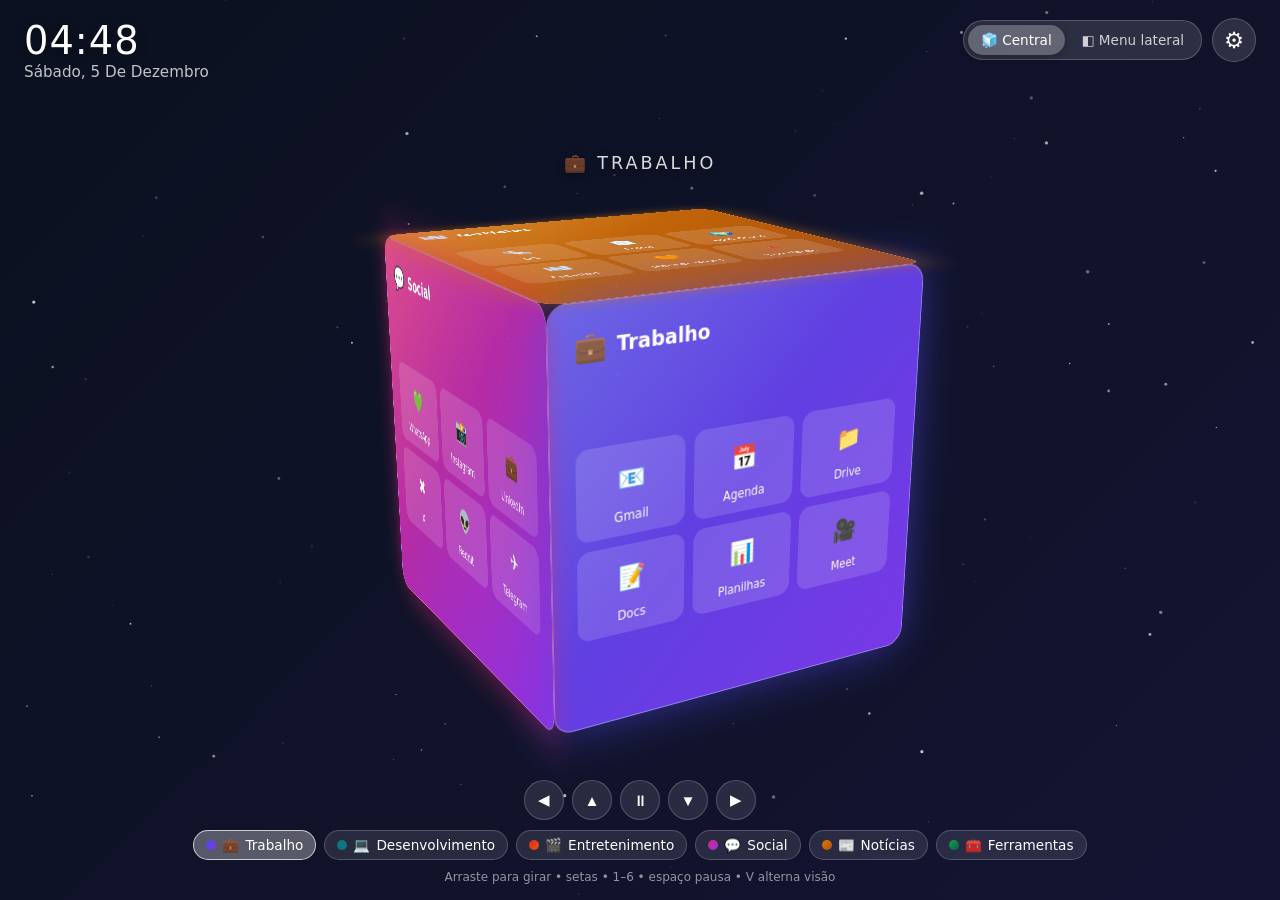
<file: index.html>
<!DOCTYPE html>
<html lang="pt-BR">
<head>
  <meta charset="UTF-8">
  <meta name="viewport" content="width=device-width, initial-scale=1.0">
  <title>Menu Cubo</title>
  <link rel="stylesheet" href="css/menu.css">
</head>
<body>
  <div id="bg" class="bg"></div>
  <canvas id="fx" class="fx"></canvas>
  <div id="overlay" class="overlay"></div>

  <header class="topbar">
    <div id="clock" class="clock">
      <div class="clock-time" id="clockTime">--:--</div>
      <div class="clock-date" id="clockDate"></div>
    </div>
    <div class="topbar-actions">
      <div class="view-switch" id="viewSwitch" role="group" aria-label="Modo de visualização">
        <button type="button" class="view-btn" data-layout="center" title="Cubo central (tecla V)">🧊 Central</button>
        <button type="button" class="view-btn" data-layout="sidebar" title="Cubo no menu à esquerda (tecla V)">◧ Menu lateral</button>
      </div>
      <a href="config.html" id="gear" class="gear" title="Configurações">⚙</a>
    </div>
  </header>

  <div class="workspace" id="workspace">
    <aside class="cube-pane" id="cubePane">
      <div class="face-title" id="faceTitle"></div>
      <div class="scene" id="scene">
        <div class="cube" id="cube"></div>
      </div>
      <div class="bottom" id="bottom">
        <div class="controls" id="controls">
          <button data-act="left" title="Face à esquerda (←)">◀</button>
          <button data-act="up" title="Face de cima (↑)">▲</button>
          <button data-act="toggle" id="btnToggle" title="Pausar/retomar rotação (Espaço)">⏸</button>
          <button data-act="down" title="Face de baixo (↓)">▼</button>
          <button data-act="right" title="Face à direita (→)">▶</button>
        </div>
        <nav class="facenav" id="facenav"></nav>
        <div class="hint" id="hint">Arraste para girar • setas • 1–6 • espaço pausa • V alterna visão</div>
      </div>
      <div class="side-list" id="sideList"></div>
    </aside>

    <section class="content-pane" id="contentPane">
      <div class="content-head" id="contentHead"></div>
      <div class="content-toolbar" id="contentToolbar">
        <input type="search" id="searchInput" class="search-input" placeholder="🔎 Buscar atalho..." autocomplete="off">
        <div class="scope-switch" id="scopeSwitch">
          <button type="button" data-scope="face" class="active">Face atual</button>
          <button type="button" data-scope="all">Todas as faces</button>
        </div>
      </div>
      <div class="content-body" id="contentBody"></div>

      <div class="embed-view hidden" id="embedView">
        <div class="embed-bar" id="embedBar">
          <div class="embed-info">
            <span class="embed-ic" id="embedIc"></span>
            <div class="embed-titles">
              <div class="embed-title" id="embedTitle"></div>
              <div class="embed-url" id="embedUrl"></div>
            </div>
          </div>
          <div class="embed-actions">
            <span class="embed-tip" title="Caso o site bloqueie exibição embutida por segurança (X-Frame-Options), use o botão ao lado para abrir em nova aba.">ℹ Embutido</span>
            <button type="button" class="embed-btn" id="embedReload" title="Recarregar">↻ Recarregar</button>
            <a href="#" target="_blank" rel="noopener noreferrer" class="embed-btn" id="embedExternal" title="Abrir em nova aba">Abrir em nova aba ↗</a>
            <button type="button" class="embed-btn close" id="embedClose" title="Fechar atalho embutido e voltar aos atalhos">✕ Fechar</button>
          </div>
        </div>
        <div class="embed-frame-wrap">
          <iframe id="embedFrame" class="embed-frame" src="about:blank" title="Atalho embutido" allow="fullscreen; clipboard-read; clipboard-write; camera; microphone; autoplay;" sandbox="allow-scripts allow-same-origin allow-forms allow-popups allow-modals allow-downloads"></iframe>
        </div>
      </div>
    </section>
  </div>

  <script src="js/store.js"></script>
  <script src="js/menu.js"></script>
</body>
</html>
</file>
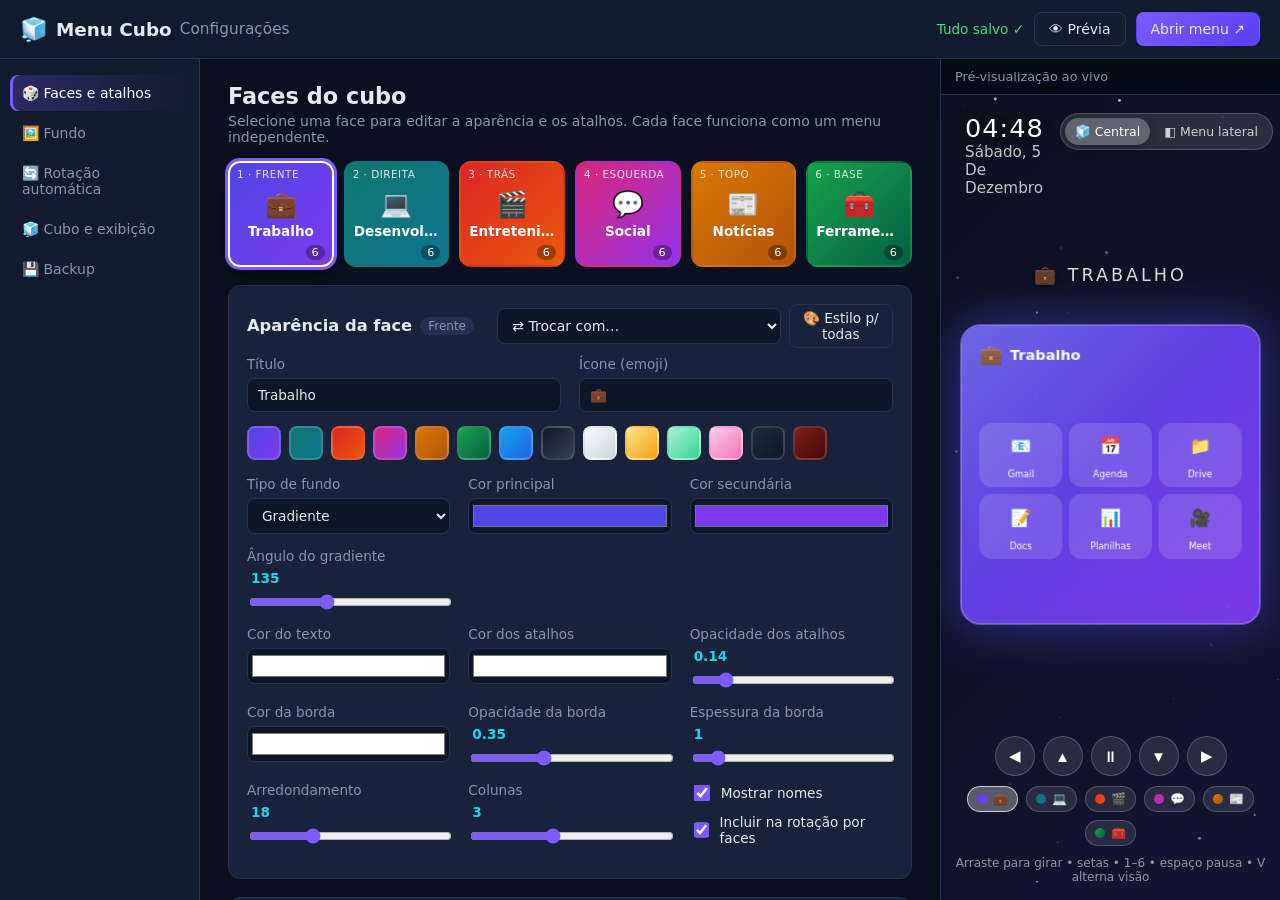
<file: config.html>
<!DOCTYPE html>
<html lang="pt-BR">
<head>
  <meta charset="UTF-8">
  <meta name="viewport" content="width=device-width, initial-scale=1.0">
  <title>Configurações · Menu Cubo</title>
  <link rel="stylesheet" href="css/config.css">
</head>
<body>
  <header class="top">
    <div class="brand"><span class="logo">🧊</span> Menu Cubo <small>Configurações</small></div>
    <div class="top-actions">
      <span id="status" class="status">Tudo salvo ✓</span>
      <button id="togglePreview" class="btn ghost" title="Mostrar/ocultar pré-visualização">👁 Prévia</button>
      <a href="index.html" class="btn primary">Abrir menu ↗</a>
    </div>
  </header>

  <div class="layout" id="layout">
    <!-- Navegação -->
    <nav class="side" id="tabs">
      <button class="tab active" data-tab="faces">🎲 Faces e atalhos</button>
      <button class="tab" data-tab="background">🖼️ Fundo</button>
      <button class="tab" data-tab="rotation">🔄 Rotação automática</button>
      <button class="tab" data-tab="cube">🧊 Cubo e exibição</button>
      <button class="tab" data-tab="backup">💾 Backup</button>
    </nav>

    <main class="main">

      <!-- ================= FACES ================= -->
      <section class="panel active" data-panel="faces">
        <h2>Faces do cubo</h2>
        <p class="muted">Selecione uma face para editar a aparência e os atalhos. Cada face funciona como um menu independente.</p>
        <div class="face-chips" id="faceChips"></div>

        <div class="card">
          <div class="card-head">
            <h3>Aparência da face <span id="faceName" class="pill"></span></h3>
            <div class="row-actions">
              <select id="swapWith" title="Trocar conteúdo com outra face"><option value="">⇄ Trocar com…</option></select>
              <button class="btn small" id="copyStyle" title="Aplica cores e estilo desta face a todas as outras">🎨 Estilo p/ todas</button>
            </div>
          </div>

          <div class="grid2">
            <label>Título<input type="text" data-fbind="title" maxlength="40"></label>
            <label>Ícone (emoji)<input type="text" data-fbind="icon" maxlength="8"></label>
          </div>

          <div class="presets" id="presets" title="Paletas rápidas"></div>

          <div class="grid3">
            <label>Tipo de fundo
              <select data-fbind="bgType">
                <option value="solid">Cor sólida</option>
                <option value="gradient">Gradiente</option>
                <option value="image">Imagem</option>
              </select>
            </label>
            <label>Cor principal<input type="color" data-fbind="bg1"></label>
            <label data-fshow="bgType:gradient,image">Cor secundária<input type="color" data-fbind="bg2"></label>
            <label data-fshow="bgType:gradient">Ângulo do gradiente <output></output><input type="range" min="0" max="360" step="5" data-fbind="angle"></label>
            <label data-fshow="bgType:image" class="span2">URL da imagem<input type="url" data-fbind="bgImage" placeholder="https://…/imagem.jpg"></label>
          </div>

          <div class="grid3">
            <label>Cor do texto<input type="color" data-fbind="textColor"></label>
            <label>Cor dos atalhos<input type="color" data-fbind="tileColor"></label>
            <label>Opacidade dos atalhos <output></output><input type="range" min="0" max="1" step="0.01" data-fbind="tileOpacity"></label>
            <label>Cor da borda<input type="color" data-fbind="borderColor"></label>
            <label>Opacidade da borda <output></output><input type="range" min="0" max="1" step="0.01" data-fbind="borderOpacity"></label>
            <label>Espessura da borda <output></output><input type="range" min="0" max="10" step="1" data-fbind="borderWidth"></label>
            <label>Arredondamento <output></output><input type="range" min="0" max="60" step="1" data-fbind="radius"></label>
            <label>Colunas <output></output><input type="range" min="1" max="6" step="1" data-fbind="columns"></label>
            <div class="checks">
              <label class="check"><input type="checkbox" data-fbind="showLabels"> Mostrar nomes</label>
              <label class="check"><input type="checkbox" data-fbind="inRotation"> Incluir na rotação por faces</label>
            </div>
          </div>
        </div>

        <div class="card">
          <div class="card-head">
            <h3>Atalhos <span id="scCount" class="pill"></span></h3>
            <div class="row-actions wrap">
              <select id="batchOpenMode" class="btn small" title="Definir ação de abertura para todos os atalhos desta face">
                <option value="">⚡ Abertura p/ todos…</option>
                <option value="tab">Nova aba ↗ (todos)</option>
                <option value="self">Mesma janela ↩ (todos)</option>
                <option value="embed">Embutir na tela ◧ (todos)</option>
              </select>
              <button class="btn small danger" id="clearShortcuts">🗑 Limpar</button>
              <button class="btn small primary" id="addShortcut">＋ Adicionar atalho</button>
            </div>
          </div>
          <p class="muted small">Arraste pela alça <b>⋮⋮</b> para reordenar. Escolha a ação ao clicar: <b>Nova aba</b>, <b>Mesma janela</b> ou <b>Embutir na tela</b> (migra p/ menu lateral com o atalho embutido no painel principal).</p>
          <div id="shortcutList" class="sc-list"></div>
        </div>
      </section>

      <!-- ================= FUNDO ================= -->
      <section class="panel" data-panel="background">
        <h2>Fundo da página</h2>
        <div class="card">
          <div class="grid3">
            <label>Tipo
              <select data-bind="background.type">
                <option value="solid">Cor sólida</option>
                <option value="gradient">Gradiente</option>
                <option value="animated">Gradiente animado</option>
                <option value="image">Imagem</option>
              </select>
            </label>
            <label>Cor 1<input type="color" data-bind="background.color1"></label>
            <label data-show="background.type:gradient,animated">Cor 2<input type="color" data-bind="background.color2"></label>
            <label data-show="background.type:animated">Cor 3<input type="color" data-bind="background.color3"></label>
            <label data-show="background.type:gradient,animated">Ângulo <output></output><input type="range" min="0" max="360" step="5" data-bind="background.angle"></label>
            <label data-show="background.type:animated">Duração da animação (s) <output></output><input type="range" min="4" max="60" step="1" data-bind="background.animSpeed"></label>
            <label data-show="background.type:image" class="span2">URL da imagem<input type="url" data-bind="background.image" placeholder="https://…/wallpaper.jpg"></label>
            <label data-show="background.type:image">Ajuste
              <select data-bind="background.imageFit">
                <option value="cover">Cobrir</option>
                <option value="contain">Conter</option>
                <option value="repeat">Repetir (mosaico)</option>
              </select>
            </label>
            <label data-show="background.type:image">Desfoque <output></output><input type="range" min="0" max="20" step="1" data-bind="background.blur"></label>
          </div>
          <div class="bg-presets" id="bgPresets"></div>
        </div>

        <div class="card">
          <h3>Camada e efeitos</h3>
          <div class="grid3">
            <label>Cor da sobreposição<input type="color" data-bind="background.overlayColor"></label>
            <label>Opacidade da sobreposição <output></output><input type="range" min="0" max="1" step="0.01" data-bind="background.overlayOpacity"></label>
            <label>Efeito animado
              <select data-bind="background.effect">
                <option value="none">Nenhum</option>
                <option value="stars">Estrelas</option>
                <option value="bubbles">Bolhas</option>
              </select>
            </label>
            <label data-show="background.effect:stars,bubbles">Cor do efeito<input type="color" data-bind="background.effectColor"></label>
            <label data-show="background.effect:stars,bubbles">Densidade <output></output><input type="range" min="10" max="400" step="10" data-bind="background.effectDensity"></label>
          </div>
        </div>
      </section>

      <!-- ================= ROTAÇÃO ================= -->
      <section class="panel" data-panel="rotation">
        <h2>Rotação automática</h2>
        <div class="card">
          <label class="check big"><input type="checkbox" data-bind="rotation.autoRotate"> Ativar rotação automática</label>
          <div class="grid3" data-show="rotation.autoRotate:true">
            <label>Modo
              <select data-bind="rotation.mode">
                <option value="continuous">Contínua (gira suavemente)</option>
                <option value="steps">Por faces (pula de face em face)</option>
              </select>
            </label>
            <label>Sentido
              <select data-bind="rotation.direction" data-type="number">
                <option value="1">Para a direita →</option>
                <option value="-1">Para a esquerda ←</option>
              </select>
            </label>
            <label data-show="rotation.mode:continuous">Velocidade (°/s) <output></output><input type="range" min="1" max="120" step="1" data-bind="rotation.speed"></label>
            <label data-show="rotation.mode:continuous">Inclinação vertical (°) <output></output><input type="range" min="-60" max="60" step="1" data-bind="rotation.tilt"></label>
            <label data-show="rotation.mode:continuous" class="check"><input type="checkbox" data-bind="rotation.wobble"> Oscilar inclinação</label>
            <label data-show="rotation.mode:continuous">Amplitude da oscilação (°) <output></output><input type="range" min="0" max="40" step="1" data-bind="rotation.wobbleAmp"></label>
            <label data-show="rotation.mode:steps">Tempo em cada face (s) <output></output><input type="range" min="1" max="30" step="0.5" data-bind="rotation.stepInterval"></label>
            <label class="check"><input type="checkbox" data-bind="rotation.pauseOnHover"> Pausar com o mouse sobre o cubo</label>
            <label>Retomar após inatividade (s) <output></output><input type="range" min="0" max="60" step="1" data-bind="rotation.resumeDelay"></label>
          </div>
          <p class="muted small" data-show="rotation.mode:steps">Escolha quais faces participam marcando “Incluir na rotação por faces” na aba <b>Faces e atalhos</b>.</p>
        </div>

        <div class="card">
          <h3>Interação manual</h3>
          <div class="grid3">
            <label class="check"><input type="checkbox" data-bind="rotation.snap"> Encaixar na face mais próxima ao soltar</label>
            <label>Duração da transição (ms) <output></output><input type="range" min="150" max="3000" step="50" data-bind="rotation.transitionMs"></label>
            <label>Sensibilidade do arraste <output></output><input type="range" min="0.1" max="1.5" step="0.05" data-bind="rotation.dragSensitivity"></label>
          </div>
        </div>
      </section>

      <!-- ================= CUBO ================= -->
      <section class="panel" data-panel="cube">
        <h2>Cubo e exibição</h2>
        <div class="card">
          <div class="card-head">
            <h3>Visualização e Menu Lateral</h3>
            <a href="lateral.html" class="btn small">Abrir menu lateral ↗</a>
          </div>
          <div class="grid3">
            <label>Visualização padrão
              <select data-bind="page.layout">
                <option value="center">Cubo central</option>
                <option value="sidebar">Menu à esquerda / lateral</option>
              </select>
            </label>
            <label>Ação padrão ao clicar no atalho
              <select data-bind="page.defaultOpenMode">
                <option value="tab">Abrir em nova aba (↗)</option>
                <option value="self">Abrir na própria janela (↩)</option>
                <option value="embed">Migrar para menu lateral e embutir (◧)</option>
              </select>
            </label>
            <label class="check"><input type="checkbox" data-bind="page.showLayoutToggle"> Mostrar botão de alternar visualização</label>
          </div>
          <div class="grid3" data-show="page.layout:sidebar">
            <label>Posição do menu lateral
              <select data-bind="sidebar.position">
                <option value="left">Esquerda</option>
                <option value="right">Direita</option>
              </select>
            </label>
            <label>Largura do menu (px) <output></output><input type="range" min="260" max="520" step="10" data-bind="sidebar.width"></label>
            <label>Tamanho do cubo lateral (px) <output></output><input type="range" min="140" max="340" step="10" data-bind="sidebar.cubeSize"></label>
            <label>Colunas no painel principal
              <select data-bind="sidebar.contentColumns" data-type="number">
                <option value="0">Automático</option>
                <option value="1">1 coluna</option>
                <option value="2">2 colunas</option>
                <option value="3">3 colunas</option>
                <option value="4">4 colunas</option>
                <option value="5">5 colunas</option>
                <option value="6">6 colunas</option>
              </select>
            </label>
            <label class="check"><input type="checkbox" data-bind="sidebar.glass"> Efeito vidro fosco</label>
            <label class="check"><input type="checkbox" data-bind="sidebar.cubeLabels"> Mostrar nomes dentro do cubo menor</label>
            <label class="check"><input type="checkbox" data-bind="sidebar.showList"> Mostrar lista rápida abaixo do cubo</label>
            <label class="check"><input type="checkbox" data-bind="sidebar.showContent"> Mostrar painel principal de atalhos</label>
            <label class="check"><input type="checkbox" data-bind="sidebar.followRotation"> Painel acompanha rotação automática</label>
          </div>
        </div>
        <div class="card">
          <h3>Cubo</h3>
          <div class="grid3">
            <label>Tamanho (px) <output></output><input type="range" min="200" max="700" step="10" data-bind="cube.size"></label>
            <label>Perspectiva (px) <output></output><input type="range" min="400" max="4000" step="50" data-bind="cube.perspective"></label>
            <label>Opacidade das faces <output></output><input type="range" min="0.3" max="1" step="0.01" data-bind="cube.faceOpacity"></label>
            <label>Separação das faces (px) <output></output><input type="range" min="0" max="120" step="2" data-bind="cube.gap"></label>
            <label class="check"><input type="checkbox" data-bind="cube.glow"> Brilho colorido nas faces</label>
            <label data-show="cube.glow:true">Intensidade do brilho <output></output><input type="range" min="0" max="150" step="5" data-bind="cube.glowStrength"></label>
          </div>
        </div>
        <div class="card">
          <h3>Página</h3>
          <div class="grid3">
            <label class="span2">Título da aba do navegador<input type="text" data-bind="page.title"></label>
            <label class="check"><input type="checkbox" data-bind="page.showClock"> Mostrar relógio</label>
            <label class="check"><input type="checkbox" data-bind="page.showNav"> Mostrar navegação de faces</label>
            <label class="check"><input type="checkbox" data-bind="page.showControls"> Mostrar botões de controle</label>
            <label class="check"><input type="checkbox" data-bind="page.showHint"> Mostrar dica de uso</label>
          </div>
        </div>
      </section>

      <!-- ================= BACKUP ================= -->
      <section class="panel" data-panel="backup">
        <h2>Backup e restauração</h2>
        <div class="card">
          <div class="row-actions wrap">
            <button class="btn primary" id="exportBtn">⬇ Exportar configuração (.json)</button>
            <label class="btn">⬆ Importar arquivo<input type="file" id="importFile" accept=".json,application/json" hidden></label>
            <button class="btn danger" id="resetBtn">↺ Restaurar padrão</button>
          </div>
        </div>
        <div class="card">
          <div class="card-head">
            <h3>Editar JSON</h3>
            <div class="row-actions">
              <button class="btn small" id="refreshJson">↻ Recarregar</button>
              <button class="btn small primary" id="applyJson">✔ Aplicar JSON</button>
            </div>
          </div>
          <textarea id="jsonBox" spellcheck="false"></textarea>
        </div>
      </section>
    </main>

    <!-- Pré-visualização -->
    <aside class="preview" id="previewPane">
      <div class="preview-head">Pré-visualização ao vivo</div>
      <iframe id="previewFrame" src="index.html?preview=1" title="Pré-visualização do menu"></iframe>
    </aside>
  </div>

  <div id="toast" class="toast"></div>

  <script src="js/store.js"></script>
  <script src="js/config.js"></script>
</body>
</html>
</file>
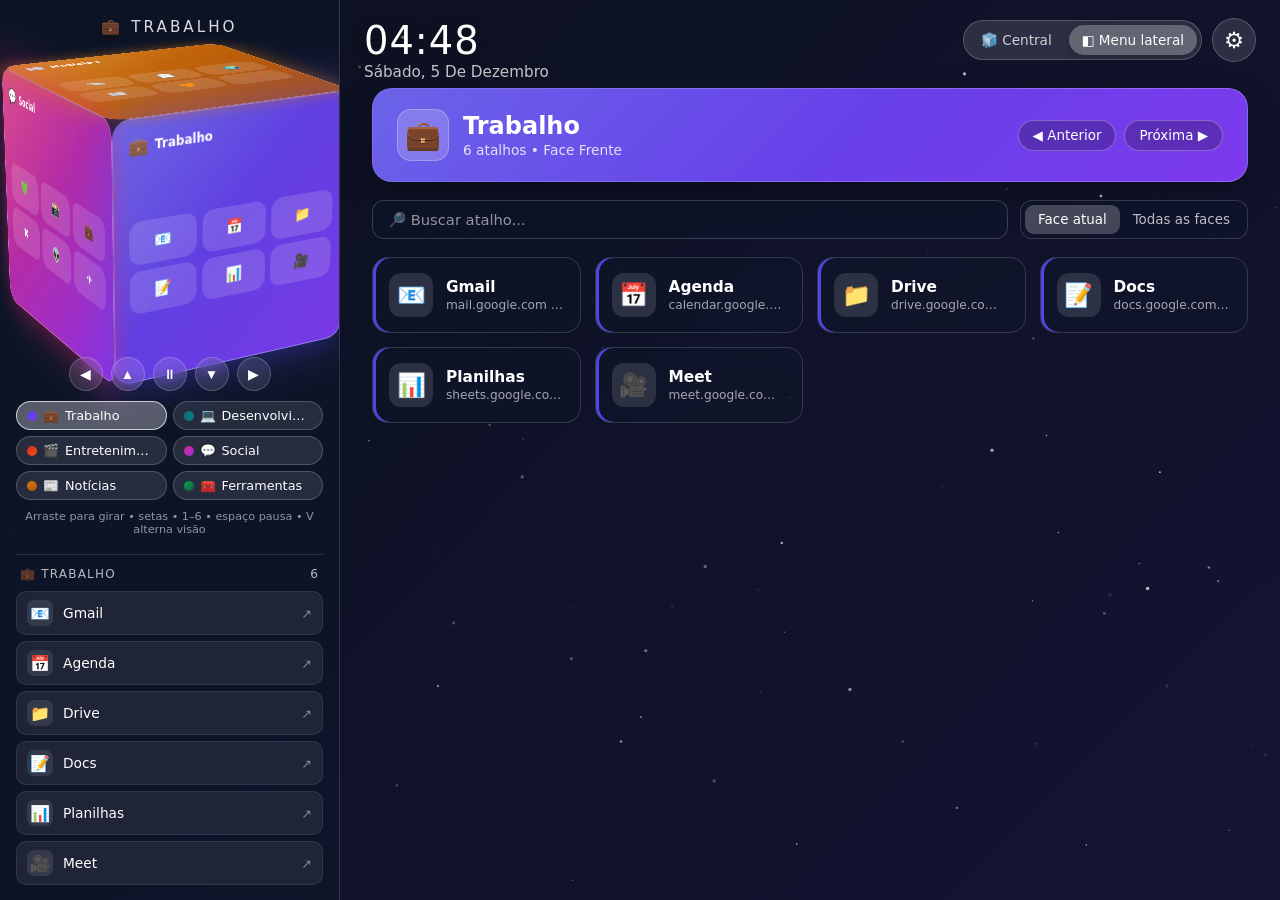
<file: lateral.html>
<!DOCTYPE html>
<html lang="pt-BR">

<head>
  <meta charset="UTF-8">
  <meta name="viewport" content="width=device-width, initial-scale=1.0">
  <title>Menu Cubo · Menu Lateral</title>
  <link rel="stylesheet" href="css/menu.css">
</head>

<body data-default-layout="sidebar">
  <div id="bg" class="bg"></div>
  <canvas id="fx" class="fx"></canvas>
  <div id="overlay" class="overlay"></div>

  <header class="topbar">
    <div id="clock" class="clock">
      <div class="clock-time" id="clockTime">--:--</div>
      <div class="clock-date" id="clockDate"></div>
    </div>
    <div class="topbar-actions">
      <div class="view-switch" id="viewSwitch" role="group" aria-label="Modo de visualização">
        <button type="button" class="view-btn" data-layout="center" title="Cubo central (tecla V)">🧊 Central</button>
        <button type="button" class="view-btn" data-layout="sidebar" title="Cubo no menu à esquerda (tecla V)">◧ Menu
          lateral</button>
      </div>
      <a href="config.html" id="gear" class="gear" title="Configurações">⚙</a>
    </div>
  </header>

  <div class="workspace" id="workspace">
    <aside class="cube-pane" id="cubePane">
      <div class="face-title" id="faceTitle"></div>
      <div class="scene" id="scene">
        <div class="cube" id="cube"></div>
      </div>
      <div class="bottom" id="bottom">
        <div class="controls" id="controls">
          <button data-act="left" title="Face à esquerda (←)">◀</button>
          <button data-act="up" title="Face de cima (↑)">▲</button>
          <button data-act="toggle" id="btnToggle" title="Pausar/retomar rotação (Espaço)">⏸</button>
          <button data-act="down" title="Face de baixo (↓)">▼</button>
          <button data-act="right" title="Face à direita (→)">▶</button>
        </div>
        <nav class="facenav" id="facenav"></nav>
        <div class="hint" id="hint">Arraste para girar • setas • 1–6 • espaço pausa • V alterna visão</div>
      </div>
      <div class="side-list" id="sideList"></div>
    </aside>

    <section class="content-pane" id="contentPane">
      <div class="content-head" id="contentHead"></div>
      <div class="content-toolbar" id="contentToolbar">
        <input type="search" id="searchInput" class="search-input" placeholder="🔎 Buscar atalho..." autocomplete="off">
        <div class="scope-switch" id="scopeSwitch">
          <button type="button" data-scope="face" class="active">Face atual</button>
          <button type="button" data-scope="all">Todas as faces</button>
        </div>
      </div>
      <div class="content-body" id="contentBody"></div>

      <div class="embed-view hidden" id="embedView">
        <div class="embed-bar" id="embedBar">
          <div class="embed-info">
            <span class="embed-ic" id="embedIc"></span>
            <div class="embed-titles">
              <div class="embed-title" id="embedTitle"></div>
              <div class="embed-url" id="embedUrl"></div>
            </div>
          </div>
          <div class="embed-actions">
            <span class="embed-tip"
              title="Caso o site bloqueie exibição embutida por segurança (X-Frame-Options), use o botão ao lado para abrir em nova aba.">ℹ
              Embutido</span>
            <button type="button" class="embed-btn" id="embedReload" title="Recarregar">↻ Recarregar</button>
            <a href="#" target="_blank" rel="noopener noreferrer" class="embed-btn" id="embedExternal"
              title="Abrir em nova aba">Abrir em nova aba ↗</a>
            <button type="button" class="embed-btn close" id="embedClose"
              title="Fechar atalho embutido e voltar aos atalhos">✕ Fechar</button>
          </div>
        </div>
        <div class="embed-frame-wrap">
          <iframe id="embedFrame" class="embed-frame" src="about:blank" title="Atalho embutido"
            allow="fullscreen; clipboard-read; clipboard-write; camera; microphone; autoplay;"
            sandbox="allow-scripts allow-same-origin allow-forms allow-popups allow-modals allow-downloads"></iframe>
        </div>
      </div>
    </section>
  </div>

  <script src="js/store.js"></script>
  <script src="js/menu.js"></script>
</body>

</html>
</file>
<file: css/menu.css>
* { box-sizing: border-box; }

html, body {
  margin: 0; height: 100%; overflow: hidden;
  font-family: 'Segoe UI', system-ui, -apple-system, Roboto, sans-serif;
  color: #fff; background: #0f172a;
}

/* ---------- Fundo ---------- */
.bg, .fx, .overlay { position: fixed; inset: 0; pointer-events: none; }
.bg { z-index: 0; background-position: center; transition: background .6s; }
.bg.animated { background-size: 400% 400% !important; animation: bgMove var(--anim, 18s) ease infinite; }
.fx { z-index: 1; width: 100%; height: 100%; }
.overlay { z-index: 2; }

@keyframes bgMove {
  0% { background-position: 0% 50%; }
  50% { background-position: 100% 50%; }
  100% { background-position: 0% 50%; }
}

/* ---------- Topo ---------- */
.topbar {
  position: fixed; top: 0; left: 0; right: 0; z-index: 10;
  display: flex; justify-content: space-between; align-items: flex-start; gap: 16px;
  padding: 18px 24px; pointer-events: none;
  transition: left .25s ease, right .25s ease;
}
.topbar > * { pointer-events: auto; }
.clock-time { font-size: 2.4rem; font-weight: 300; letter-spacing: 1px; text-shadow: 0 2px 12px rgba(0,0,0,.4); }
.clock-date { opacity: .75; text-transform: capitalize; font-size: .95rem; }

.topbar-actions {
  margin-left: auto;
  display: flex; align-items: center; gap: 10px;
}

.view-switch {
  display: inline-flex; align-items: center; gap: 4px;
  padding: 4px; border-radius: 999px;
  background: rgba(255,255,255,.12);
  backdrop-filter: blur(8px); -webkit-backdrop-filter: blur(8px);
  border: 1px solid rgba(255,255,255,.2);
}
.view-btn {
  border: 0; border-radius: 999px;
  padding: 7px 13px;
  background: transparent; color: rgba(255,255,255,.78);
  font: inherit; font-size: .85rem; font-weight: 500;
  cursor: pointer; white-space: nowrap;
  transition: background .2s, color .2s, box-shadow .2s;
}
.view-btn:hover { color: #fff; background: rgba(255,255,255,.12); }
.view-btn.active {
  background: rgba(255,255,255,.26); color: #fff;
  box-shadow: 0 2px 8px rgba(0,0,0,.25);
}

.gear {
  width: 44px; height: 44px; border-radius: 50%;
  display: grid; place-items: center; font-size: 1.4rem;
  color: #fff; text-decoration: none; flex: none;
  background: rgba(255,255,255,.12);
  backdrop-filter: blur(8px); -webkit-backdrop-filter: blur(8px);
  border: 1px solid rgba(255,255,255,.2);
  transition: transform .4s, background .2s;
}
.gear:hover { background: rgba(255,255,255,.25); transform: rotate(90deg); }

/* ---------- Workspace / Palco Central ---------- */
.workspace {
  position: relative; z-index: 5; height: 100%;
}

.cube-pane {
  height: 100%;
  display: flex; flex-direction: column; align-items: center; justify-content: center;
  padding-bottom: 120px;
}

body.layout-center .content-pane,
body.layout-center .side-list {
  display: none;
}

.face-title {
  font-size: 1.1rem; letter-spacing: 3px; text-transform: uppercase; opacity: .85;
  margin-bottom: calc(var(--size, 380px) * 0.18); min-height: 1.4em;
  text-shadow: 0 2px 10px rgba(0,0,0,.5); transition: opacity .3s;
}

.scene {
  width: var(--size, 380px); height: var(--size, 380px);
  perspective: var(--persp, 1400px);
  transform-style: preserve-3d;
  touch-action: none; cursor: grab; user-select: none;
}
.scene.dragging { cursor: grabbing; }
.cube { width: 100%; height: 100%; position: relative; transform-style: preserve-3d; }

.face {
  position: absolute; inset: 0;
  backface-visibility: hidden; -webkit-backface-visibility: hidden;
  will-change: transform;
  border-radius: var(--radius, 18px);
  border: var(--bw, 1px) solid var(--border, rgba(255,255,255,.35));
  color: var(--text, #fff);
  padding: 6%;
  display: flex; flex-direction: column;
  font-size: calc(var(--size, 380px) * 0.042);
  overflow: hidden;
}
.face::after { /* brilho sutil */
  content: ''; position: absolute; inset: 0; border-radius: inherit; pointer-events: none;
  background: linear-gradient(135deg, rgba(255,255,255,.18), transparent 45%);
}
.face-front  { transform: translateZ(var(--half)); }
.face-right  { transform: rotateY(90deg) translateZ(var(--half)); }
.face-back   { transform: rotateY(180deg) translateZ(var(--half)); }
.face-left   { transform: rotateY(-90deg) translateZ(var(--half)); }
.face-top    { transform: rotateX(90deg) translateZ(var(--half)); }
.face-bottom { transform: rotateX(-90deg) translateZ(var(--half)); }

.face-head {
  display: flex; align-items: center; gap: .5em;
  font-weight: 600; font-size: 1.15em; margin-bottom: .7em;
  white-space: nowrap; overflow: hidden; text-overflow: ellipsis;
}
.face-head .fi { font-size: 1.3em; }

.grid {
  flex: 1; display: grid; gap: .55em;
  grid-template-columns: repeat(var(--cols, 3), 1fr);
  align-content: center;
  overflow-y: auto; scrollbar-width: none;
}
.grid::-webkit-scrollbar { display: none; }

.tile {
  display: flex; flex-direction: column; align-items: center; justify-content: center;
  gap: .35em; padding: .6em .3em; min-width: 0;
  border-radius: calc(var(--radius, 18px) * .65);
  background: var(--tile, rgba(255,255,255,.14));
  color: inherit; text-decoration: none;
  transition: transform .18s, background .18s, box-shadow .18s;
  -webkit-user-drag: none; user-select: none;
}
.tile:hover, .tile:focus-visible {
  transform: translateY(-3px) scale(1.05);
  background: var(--tile-hover, rgba(255,255,255,.28));
  box-shadow: 0 8px 18px rgba(0,0,0,.25); outline: none;
}
.tile .ic {
  width: 2em; height: 2em; display: grid; place-items: center;
  font-size: 1.35em; line-height: 1;
}
.tile .ic img { width: 1.5em; height: 1.5em; object-fit: contain; border-radius: 6px; -webkit-user-drag: none; }
.tile .lb {
  font-size: .72em; max-width: 100%;
  white-space: nowrap; overflow: hidden; text-overflow: ellipsis;
}
.empty { grid-column: 1 / -1; text-align: center; opacity: .7; font-size: .8em; }

/* ---------- Rodapé / Controles ---------- */
.bottom {
  position: fixed; left: 0; right: 0; bottom: 0; z-index: 10;
  display: flex; flex-direction: column; align-items: center; gap: 10px;
  padding: 0 12px 16px;
}
.controls { display: flex; gap: 8px; }
.controls button, .facenav button {
  border: 1px solid rgba(255,255,255,.2); color: #fff; cursor: pointer;
  background: rgba(255,255,255,.1);
  backdrop-filter: blur(8px); -webkit-backdrop-filter: blur(8px);
  transition: background .2s, transform .2s;
}
.controls button { width: 40px; height: 40px; border-radius: 50%; font-size: .95rem; }
.controls button:hover, .facenav button:hover { background: rgba(255,255,255,.25); transform: translateY(-2px); }

.facenav { display: flex; flex-wrap: wrap; justify-content: center; gap: 8px; }
.facenav button {
  display: flex; align-items: center; gap: 6px;
  padding: 6px 12px; border-radius: 999px; font-size: .85rem; font-family: inherit;
}
.facenav button .dot { width: 10px; height: 10px; border-radius: 50%; flex: none; }
.facenav button.active { background: rgba(255,255,255,.3); border-color: rgba(255,255,255,.7); }
.hint { font-size: .75rem; opacity: .55; text-align: center; }

/* ---------- Modo Menu Lateral (Cubo à esquerda ou à direita) ---------- */
body.layout-sidebar .workspace {
  display: grid;
  grid-template-columns: var(--side-w, 340px) minmax(0, 1fr);
}
body.layout-sidebar.side-right .workspace {
  grid-template-columns: minmax(0, 1fr) var(--side-w, 340px);
}
body.layout-sidebar.side-left .cube-pane { grid-column: 1; grid-row: 1; }
body.layout-sidebar.side-left .content-pane { grid-column: 2; grid-row: 1; }
body.layout-sidebar.side-right .cube-pane { grid-column: 2; grid-row: 1; }
body.layout-sidebar.side-right .content-pane { grid-column: 1; grid-row: 1; }

body.layout-sidebar.side-left .topbar { left: var(--side-w, 340px); }
body.layout-sidebar.side-right .topbar { right: var(--side-w, 340px); }

body.layout-sidebar .cube-pane {
  height: 100%; overflow-y: auto; scrollbar-width: thin;
  padding: 18px 16px 24px;
  justify-content: flex-start; gap: 14px;
}
body.layout-sidebar .cube-pane::-webkit-scrollbar { width: 6px; }
body.layout-sidebar .cube-pane::-webkit-scrollbar-thumb {
  background: rgba(255,255,255,.2); border-radius: 999px;
}
body.layout-sidebar.side-glass .cube-pane {
  background: rgba(15, 23, 42, 0.68);
  backdrop-filter: blur(18px); -webkit-backdrop-filter: blur(18px);
}
body.layout-sidebar.side-glass.side-left .cube-pane {
  border-right: 1px solid rgba(255,255,255,0.14);
}
body.layout-sidebar.side-glass.side-right .cube-pane {
  border-left: 1px solid rgba(255,255,255,0.14);
}

body.layout-sidebar .face-title {
  margin-bottom: 4px; font-size: 0.95rem; text-align: center;
}
body.layout-sidebar .scene {
  margin: 18px 0; flex-shrink: 0;
}
body.layout-sidebar .bottom {
  position: static; width: 100%; padding: 0; gap: 10px;
}
body.layout-sidebar .controls button { width: 34px; height: 34px; font-size: .85rem; }
body.layout-sidebar .facenav {
  display: grid; grid-template-columns: repeat(2, minmax(0, 1fr));
  width: 100%; gap: 6px;
}
body.layout-sidebar .facenav button {
  justify-content: flex-start; padding: 6px 10px; font-size: .8rem; min-width: 0;
}
body.layout-sidebar .facenav button .lbl {
  overflow: hidden; text-overflow: ellipsis; white-space: nowrap;
}
body.layout-sidebar .hint { font-size: .7rem; }

/* Lista rápida na barra lateral */
.side-list {
  width: 100%; display: flex; flex-direction: column; gap: 6px;
  margin-top: 4px; padding-top: 12px;
  border-top: 1px solid rgba(255,255,255,.12);
}
.side-list-head {
  display: flex; align-items: center; justify-content: space-between;
  font-size: .75rem; text-transform: uppercase; letter-spacing: 1.2px;
  opacity: .7; padding: 0 4px 4px;
}
.side-item {
  display: flex; align-items: center; gap: 10px;
  padding: 8px 10px; border-radius: 10px;
  background: rgba(255,255,255,.07);
  border: 1px solid rgba(255,255,255,.08);
  color: #fff; text-decoration: none;
  transition: background .18s, transform .18s, border-color .18s;
}
.side-item:hover, .side-item:focus-visible {
  background: rgba(255,255,255,.16);
  border-color: var(--face-accent, rgba(255,255,255,.35));
  transform: translateX(3px); outline: none;
}
.side-item-ic {
  width: 26px; height: 26px; border-radius: 7px; flex: none;
  display: grid; place-items: center; font-size: 1rem;
  background: rgba(255,255,255,.1);
}
.side-item-ic img { width: 18px; height: 18px; object-fit: contain; border-radius: 4px; }
.side-item-lbl {
  flex: 1; min-width: 0; font-size: .86rem;
  white-space: nowrap; overflow: hidden; text-overflow: ellipsis;
}
.side-item-go { opacity: .45; font-size: .8rem; }
.side-empty {
  text-align: center; font-size: .82rem; opacity: .65; padding: 12px;
}

/* ---------- Painel principal de atalhos (modo lateral) ---------- */
.content-pane {
  height: 100%; overflow-y: auto;
  padding: 88px 32px 32px;
  display: flex; flex-direction: column; gap: 18px;
  scrollbar-width: thin;
}
.content-pane::-webkit-scrollbar { width: 8px; }
.content-pane::-webkit-scrollbar-thumb {
  background: rgba(255,255,255,.2); border-radius: 999px;
}

.content-head {
  display: flex; align-items: center; justify-content: space-between; gap: 16px; flex-wrap: wrap;
  padding: 20px 24px; border-radius: 20px;
  border: 1px solid rgba(255,255,255,.22);
  box-shadow: 0 14px 34px rgba(0,0,0,.28);
  position: relative; overflow: hidden;
}
.content-head::after {
  content: ''; position: absolute; inset: 0; pointer-events: none;
  background: linear-gradient(135deg, rgba(255,255,255,.16), transparent 55%);
}
.content-head-info {
  position: relative; z-index: 1;
  display: flex; align-items: center; gap: 14px;
}
.content-head-ic {
  width: 52px; height: 52px; border-radius: 14px;
  display: grid; place-items: center; font-size: 1.8rem;
  background: rgba(255,255,255,.18);
  border: 1px solid rgba(255,255,255,.25);
}
.content-head-title { margin: 0; font-size: 1.5rem; font-weight: 700; }
.content-head-sub { font-size: .86rem; opacity: .82; margin-top: 2px; }
.content-head-nav {
  position: relative; z-index: 1;
  display: flex; gap: 8px;
}
.content-head-nav button {
  border: 1px solid rgba(255,255,255,.28); border-radius: 999px;
  background: rgba(0,0,0,.22); color: #fff;
  padding: 7px 14px; font: inherit; font-size: .84rem; cursor: pointer;
  transition: background .18s, transform .18s;
}
.content-head-nav button:hover { background: rgba(255,255,255,.22); transform: translateY(-1px); }

.content-toolbar {
  display: flex; align-items: center; gap: 12px; flex-wrap: wrap;
}
.search-input {
  flex: 1; min-width: 210px;
  padding: 10px 15px; border-radius: 12px;
  border: 1px solid rgba(255,255,255,.18);
  background: rgba(15, 23, 42, .45);
  backdrop-filter: blur(10px); -webkit-backdrop-filter: blur(10px);
  color: #fff; font: inherit; font-size: .92rem;
}
.search-input::placeholder { color: rgba(255,255,255,.55); }
.search-input:focus { outline: none; border-color: rgba(255,255,255,.5); background: rgba(15, 23, 42, .65); }

.scope-switch {
  display: inline-flex; padding: 4px; border-radius: 12px;
  background: rgba(15, 23, 42, .45);
  backdrop-filter: blur(10px); -webkit-backdrop-filter: blur(10px);
  border: 1px solid rgba(255,255,255,.16);
}
.scope-switch button {
  border: 0; border-radius: 9px; padding: 7px 13px;
  background: transparent; color: rgba(255,255,255,.72);
  font: inherit; font-size: .84rem; cursor: pointer;
  transition: background .18s, color .18s;
}
.scope-switch button.active {
  background: rgba(255,255,255,.22); color: #fff;
}

.content-body { display: flex; flex-direction: column; gap: 22px; }

.sc-group { display: flex; flex-direction: column; gap: 10px; }
.sc-group-title {
  display: flex; align-items: center; gap: 8px;
  font-size: .92rem; font-weight: 600; opacity: .9;
}
.sc-group-dot { width: 10px; height: 10px; border-radius: 50%; }

.card-grid {
  display: grid; gap: 14px;
  grid-template-columns: repeat(auto-fill, minmax(200px, 1fr));
}
body.custom-content-cols .card-grid {
  grid-template-columns: repeat(var(--content-cols, 3), minmax(0, 1fr));
}

.shortcut-card {
  display: flex; align-items: center; gap: 13px;
  padding: 15px 16px; border-radius: 16px;
  background: rgba(15, 23, 42, .48);
  backdrop-filter: blur(12px); -webkit-backdrop-filter: blur(12px);
  border: 1px solid rgba(255,255,255,.15);
  box-shadow: inset 3px 0 0 var(--card-accent, rgba(255,255,255,.4));
  color: #fff; text-decoration: none; min-width: 0;
  transition: transform .18s, background .18s, border-color .18s, box-shadow .18s;
}
.shortcut-card:hover, .shortcut-card:focus-visible {
  transform: translateY(-3px);
  background: rgba(30, 41, 59, .72);
  border-color: var(--card-accent, rgba(255,255,255,.45));
  box-shadow: 0 12px 24px rgba(0,0,0,.3), inset 4px 0 0 var(--card-accent, #fff);
  outline: none;
}
.shortcut-card-ic {
  width: 44px; height: 44px; border-radius: 12px; flex: none;
  display: grid; place-items: center; font-size: 1.45rem;
  background: rgba(255,255,255,.12);
}
.shortcut-card-ic img { width: 28px; height: 28px; object-fit: contain; border-radius: 6px; }
.shortcut-card-info { flex: 1; min-width: 0; }
.shortcut-card-lbl {
  font-weight: 600; font-size: .96rem;
  white-space: nowrap; overflow: hidden; text-overflow: ellipsis;
}
.shortcut-card-url {
  font-size: .76rem; opacity: .62; margin-top: 2px;
  white-space: nowrap; overflow: hidden; text-overflow: ellipsis;
}
.content-empty {
  text-align: center; padding: 48px 20px; border-radius: 16px;
  border: 1px dashed rgba(255,255,255,.2); opacity: .75;
}

.hidden { display: none !important; }

/* ---------- Visualização de Atalho Embutido (iframe na tela principal) ---------- */
.embed-view {
  display: flex; flex-direction: column;
  flex: 1; min-height: 480px; height: 100%;
  border-radius: 20px; overflow: hidden;
  background: rgba(15, 23, 42, 0.75);
  backdrop-filter: blur(20px); -webkit-backdrop-filter: blur(20px);
  border: 1px solid rgba(255, 255, 255, 0.18);
  box-shadow: 0 16px 40px rgba(0, 0, 0, 0.35);
}

.embed-bar {
  display: flex; align-items: center; justify-content: space-between;
  gap: 14px; flex-wrap: wrap;
  padding: 12px 18px;
  background: rgba(0, 0, 0, 0.35);
  border-bottom: 1px solid rgba(255, 255, 255, 0.12);
}

.embed-info {
  display: flex; align-items: center; gap: 12px; min-width: 0;
}

.embed-ic {
  width: 38px; height: 38px; border-radius: 10px;
  display: grid; place-items: center; font-size: 1.35rem;
  background: rgba(255, 255, 255, 0.12); flex: none;
}
.embed-ic img { width: 24px; height: 24px; object-fit: contain; border-radius: 5px; }

.embed-titles { min-width: 0; }
.embed-title {
  font-weight: 600; font-size: 1rem;
  white-space: nowrap; overflow: hidden; text-overflow: ellipsis;
}
.embed-url {
  font-size: 0.76rem; opacity: 0.65;
  white-space: nowrap; overflow: hidden; text-overflow: ellipsis; max-width: 320px;
}

.embed-actions {
  display: flex; align-items: center; gap: 8px; flex-wrap: wrap;
}

.embed-tip {
  font-size: 0.75rem; opacity: 0.65; margin-right: 6px;
}

.embed-btn {
  display: inline-flex; align-items: center; gap: 6px;
  padding: 6px 12px; border-radius: 8px;
  border: 1px solid rgba(255, 255, 255, 0.2);
  background: rgba(255, 255, 255, 0.08);
  color: #fff; font: inherit; font-size: 0.82rem; text-decoration: none;
  cursor: pointer;
  transition: background 0.18s, transform 0.15s, border-color 0.18s;
}
.embed-btn:hover {
  background: rgba(255, 255, 255, 0.2);
  border-color: rgba(255, 255, 255, 0.35);
  transform: translateY(-1px);
}
.embed-btn.close {
  background: rgba(239, 68, 68, 0.2);
  border-color: rgba(239, 68, 68, 0.4);
}
.embed-btn.close:hover {
  background: rgba(239, 68, 68, 0.35);
  border-color: #ef4444;
}

.embed-frame-wrap {
  flex: 1; min-height: 0; position: relative; background: #fff;
}

.embed-frame {
  width: 100%; height: 100%; border: 0; display: block;
}

/* Quando um atalho está embutido na tela principal */
body.embed-active #contentHead,
body.embed-active #contentToolbar,
body.embed-active #contentBody {
  display: none !important;
}

body.embed-active .content-pane {
  padding-top: 72px;
}

/* Modo pré-visualização (dentro da página de configuração) */
body.preview .topbar .gear { display: none; }
body.preview .clock-time { font-size: 1.6rem; }
body.preview.layout-sidebar .content-pane { padding: 72px 18px 18px; }
body.preview.layout-sidebar .content-head { padding: 14px 16px; }

@media (max-width: 860px) {
  body.layout-sidebar { overflow: auto; }
  body.layout-sidebar .workspace {
    grid-template-columns: 1fr !important;
    height: auto; min-height: 100%;
  }
  body.layout-sidebar .cube-pane,
  body.layout-sidebar .content-pane {
    grid-column: 1 !important; grid-row: auto !important;
    height: auto; overflow: visible;
  }
  body.layout-sidebar .topbar { left: 0 !important; right: 0 !important; position: static; padding: 14px 16px; }
  body.layout-sidebar .content-pane { padding: 18px 16px 32px; }
  body.layout-sidebar .card-grid { grid-template-columns: repeat(auto-fill, minmax(160px, 1fr)) !important; }
}

@media (max-width: 600px) {
  body.layout-center .facenav button { padding: 5px 9px; font-size: .75rem; }
  body.layout-center .facenav button .lbl { display: none; }
  .clock-time { font-size: 1.8rem; }
  .view-btn { padding: 6px 10px; font-size: .78rem; }
}
</file>
<file: css/config.css>
* {
  box-sizing: border-box;
}

:root {
  --bg: #0b1020;
  --panel: #121a2f;
  --card: #18223b;
  --line: #26324f;
  --text: #e6e9f2;
  --muted: #8b95b0;
  --accent: #7c5cff;
  --accent2: #22d3ee;
  --danger: #ef4444;
}

html,
body {
  margin: 0;
  height: 100%;
}

body {
  font-family: 'Segoe UI', system-ui, -apple-system, Roboto, sans-serif;
  background: var(--bg);
  color: var(--text);
  font-size: 14px;
  display: flex;
  flex-direction: column;
}

h2 {
  margin: 0 0 4px;
  font-size: 1.4rem;
}

h3 {
  margin: 0 0 12px;
  font-size: 1.02rem;
  display: flex;
  align-items: center;
  gap: 8px;
}

.muted {
  color: var(--muted);
  margin: 0 0 16px;
}

.small {
  font-size: .85rem;
}

/* ---------- Topo ---------- */
.top {
  display: flex;
  align-items: center;
  justify-content: space-between;
  gap: 12px;
  padding: 12px 20px;
  border-bottom: 1px solid var(--line);
  background: var(--panel);
}

.brand {
  font-size: 1.15rem;
  font-weight: 600;
  display: flex;
  align-items: center;
  gap: 8px;
}

.brand small {
  color: var(--muted);
  font-weight: 400;
}

.logo {
  font-size: 1.4rem;
}

.top-actions {
  display: flex;
  align-items: center;
  gap: 10px;
}

.status {
  color: #4ade80;
  font-size: .85rem;
  transition: color .2s;
}

.status.saving {
  color: #fbbf24;
}

/* ---------- Botões ---------- */
.btn {
  display: inline-flex;
  align-items: center;
  gap: 6px;
  padding: 8px 14px;
  border-radius: 8px;
  border: 1px solid var(--line);
  background: var(--card);
  color: var(--text);
  cursor: pointer;
  font: inherit;
  text-decoration: none;
  transition: background .15s, border-color .15s, transform .1s;
}

.btn:hover {
  border-color: var(--accent);
  background: #1f2a48;
}

.btn:active {
  transform: scale(.97);
}

.btn.primary {
  background: linear-gradient(135deg, var(--accent), #5b3df5);
  border-color: transparent;
}

.btn.primary:hover {
  filter: brightness(1.1);
}

.btn.danger {
  color: #fca5a5;
}

.btn.danger:hover {
  border-color: var(--danger);
  background: #3a1620;
}

.btn.ghost {
  background: transparent;
}

.btn.small {
  padding: 5px 10px;
  font-size: .85rem;
}

.icon-btn {
  width: 30px;
  height: 30px;
  border-radius: 6px;
  border: 1px solid var(--line);
  background: transparent;
  color: var(--text);
  cursor: pointer;
  font-size: .9rem;
  display: inline-grid;
  place-items: center;
  flex: none;
}

.icon-btn:hover {
  background: #24304f;
}

.icon-btn.del:hover {
  background: #3a1620;
  border-color: var(--danger);
}

/* ---------- Layout ---------- */
.layout {
  flex: 1;
  min-height: 0;
  display: grid;
  grid-template-columns: 220px minmax(0, 1fr) 440px;
}

.layout.no-preview {
  grid-template-columns: 220px minmax(0, 1fr);
}

.layout.no-preview .preview {
  display: none;
}

.side {
  border-right: 1px solid var(--line);
  background: var(--panel);
  padding: 16px 10px;
  display: flex;
  flex-direction: column;
  gap: 4px;
}

.tab {
  text-align: left;
  padding: 10px 12px;
  border-radius: 8px;
  border: 0;
  background: transparent;
  color: var(--muted);
  cursor: pointer;
  font: inherit;
}

.tab:hover {
  background: #1a2440;
  color: var(--text);
}

.tab.active {
  background: linear-gradient(90deg, rgba(124, 92, 255, .25), transparent);
  color: #fff;
  box-shadow: inset 3px 0 0 var(--accent);
}

.main {
  overflow-y: auto;
  padding: 24px 28px 60px;
}

.panel {
  display: none;
  max-width: 980px;
}

.panel.active {
  display: block;
  animation: fade .25s;
}

@keyframes fade {
  from {
    opacity: 0;
    transform: translateY(6px);
  }

  to {
    opacity: 1;
  }
}

.card {
  background: var(--card);
  border: 1px solid var(--line);
  border-radius: 12px;
  padding: 18px;
  margin-bottom: 18px;
}

.card-head {
  display: flex;
  justify-content: space-between;
  align-items: center;
  gap: 10px;
  flex-wrap: wrap;
  margin-bottom: 8px;
}

.card-head h3 {
  margin: 0;
}

.row-actions {
  display: flex;
  gap: 8px;
  align-items: center;
}

.row-actions.wrap {
  flex-wrap: wrap;
}

.pill {
  background: #24304f;
  color: var(--muted);
  font-size: .75rem;
  padding: 2px 8px;
  border-radius: 999px;
  font-weight: 400;
}

/* ---------- Formulários ---------- */
.grid2,
.grid3 {
  display: grid;
  gap: 14px 18px;
  margin-bottom: 14px;
}

.grid2 {
  grid-template-columns: repeat(2, minmax(0, 1fr));
}

.grid3 {
  grid-template-columns: repeat(3, minmax(0, 1fr));
}

.span2 {
  grid-column: span 2;
}

label {
  display: flex;
  flex-direction: column;
  gap: 6px;
  color: var(--muted);
  font-size: .85rem;
}

label output {
  color: var(--accent2);
  font-weight: 600;
  margin-left: 4px;
}

input[type=text],
input[type=url],
select,
textarea {
  width: 100%;
  padding: 8px 10px;
  border-radius: 8px;
  border: 1px solid var(--line);
  background: #0e1528;
  color: var(--text);
  font: inherit;
}

input:focus,
select:focus,
textarea:focus {
  outline: none;
  border-color: var(--accent);
  box-shadow: 0 0 0 3px rgba(124, 92, 255, .2);
}

input[type=color] {
  width: 100%;
  height: 36px;
  padding: 2px;
  border-radius: 8px;
  border: 1px solid var(--line);
  background: #0e1528;
  cursor: pointer;
}

input[type=range] {
  width: 100%;
  accent-color: var(--accent);
}

.check {
  flex-direction: row;
  align-items: center;
  gap: 8px;
  color: var(--text);
  cursor: pointer;
}

.check input {
  width: 16px;
  height: 16px;
  accent-color: var(--accent);
}

.check.big {
  font-size: 1rem;
  margin-bottom: 16px;
}

.checks {
  display: flex;
  flex-direction: column;
  gap: 10px;
  justify-content: center;
}

textarea {
  min-height: 380px;
  font-family: Consolas, 'Courier New', monospace;
  font-size: .8rem;
  resize: vertical;
}

/* ---------- Seleção de faces ---------- */
.face-chips {
  display: grid;
  grid-template-columns: repeat(6, minmax(0, 1fr));
  gap: 10px;
  margin-bottom: 18px;
}

.chip {
  position: relative;
  aspect-ratio: 1;
  border-radius: 12px;
  border: 2px solid transparent;
  cursor: pointer;
  color: #fff;
  padding: 8px;
  overflow: hidden;
  display: flex;
  flex-direction: column;
  align-items: center;
  justify-content: center;
  gap: 4px;
  transition: transform .15s, border-color .15s, box-shadow .15s;
  font: inherit;
}

.chip:hover {
  transform: translateY(-2px);
}

.chip.active {
  border-color: #fff;
  box-shadow: 0 0 0 3px var(--accent), 0 8px 20px rgba(0, 0, 0, .4);
}

.chip .ci {
  font-size: 1.6rem;
}

.chip .ct {
  font-weight: 600;
  font-size: .85rem;
  max-width: 100%;
  white-space: nowrap;
  overflow: hidden;
  text-overflow: ellipsis;
}

.chip .cp {
  position: absolute;
  top: 5px;
  left: 7px;
  font-size: .65rem;
  opacity: .85;
  text-transform: uppercase;
  letter-spacing: .5px;
}

.chip .cn {
  position: absolute;
  bottom: 5px;
  right: 7px;
  font-size: .7rem;
  background: rgba(0, 0, 0, .3);
  padding: 1px 6px;
  border-radius: 99px;
}

.presets,
.bg-presets {
  display: flex;
  flex-wrap: wrap;
  gap: 8px;
  margin: 4px 0 16px;
}

.swatch {
  width: 34px;
  height: 34px;
  border-radius: 8px;
  border: 2px solid rgba(255, 255, 255, .15);
  cursor: pointer;
  transition: transform .15s;
}

.swatch:hover {
  transform: scale(1.12);
  border-color: #fff;
}

.bg-presets .swatch {
  width: 64px;
  height: 40px;
}

/* ---------- Lista de atalhos ---------- */
.sc-list {
  display: flex;
  flex-direction: column;
  gap: 8px;
}

.sc-row {
  display: grid;
  align-items: center;
  gap: 8px;
  grid-template-columns: 22px 38px 90px minmax(90px, 1fr) minmax(130px, 1.4fr) 38px minmax(120px, auto) auto;
  padding: 8px;
  border-radius: 10px;
  background: #111a30;
  border: 1px solid var(--line);
  transition: border-color .15s, opacity .15s;
}

.sc-row.dragging {
  opacity: .4;
}

.sc-row.over {
  border-color: var(--accent);
}

.handle {
  cursor: grab;
  color: var(--muted);
  text-align: center;
  user-select: none;
  font-size: 1.1rem;
}

.sc-prev {
  width: 38px;
  height: 38px;
  border-radius: 8px;
  display: grid;
  place-items: center;
  font-size: 1.3rem;
  overflow: hidden;
}

.sc-prev img {
  width: 24px;
  height: 24px;
  object-fit: contain;
}

.sc-row input[type=color] {
  height: 32px;
}

.sc-row .colorwrap {
  position: relative;
}

.sc-row .colorwrap.default input {
  opacity: .35;
}

.sc-row .tools {
  display: flex;
  gap: 4px;
}

.sc-row select.sc-openmode {
  padding: 6px 8px;
  font-size: .8rem;
  border-radius: 8px;
  background: #0e1528;
  color: var(--text);
  border: 1px solid var(--line);
  cursor: pointer;
  white-space: nowrap;
}
.sc-row select.sc-openmode:focus {
  border-color: var(--accent);
}

.sc-row select.move {
  width: 34px;
  padding: 4px;
  cursor: pointer;
}

.empty-list {
  text-align: center;
  color: var(--muted);
  padding: 24px;
  border: 1px dashed var(--line);
  border-radius: 10px;
}

/* ---------- Pré-visualização ---------- */
.preview {
  border-left: 1px solid var(--line);
  display: flex;
  flex-direction: column;
  background: #070b16;
}

.preview-head {
  padding: 10px 14px;
  font-size: .8rem;
  color: var(--muted);
  border-bottom: 1px solid var(--line);
}

.preview iframe {
  flex: 1;
  width: 100%;
  border: 0;
}

.toast {
  position: fixed;
  bottom: 24px;
  left: 50%;
  transform: translate(-50%, 30px);
  background: #1f2a48;
  border: 1px solid var(--accent);
  color: #fff;
  padding: 10px 18px;
  border-radius: 10px;
  opacity: 0;
  pointer-events: none;
  transition: opacity .25s, transform .25s;
  z-index: 100;
}

.toast.show {
  opacity: 1;
  transform: translate(-50%, 0);
}

[hidden-by-rule] {
  display: none !important;
}

@media (max-width: 1280px) {
  .layout {
    grid-template-columns: 200px minmax(0, 1fr) 340px;
  }

  .sc-row {
    grid-template-columns: 22px 38px 80px minmax(0, 1fr) 38px auto;
  }

  .sc-row .sc-url {
    grid-column: 3 / 6;
    grid-row: 2;
  }

  .sc-row .sc-openmode {
    grid-row: 2;
    grid-column: 6;
  }

  .sc-row .tools {
    grid-column: 6;
    grid-row: 1;
  }

  .sc-row .colorwrap {
    grid-column: 5;
    grid-row: 1;
  }
}

@media (max-width: 980px) {

  html,
  body {
    height: auto;
  }

  .main {
    overflow: visible;
  }

  .layout {
    grid-template-columns: 1fr;
  }

  .side {
    flex-direction: row;
    overflow-x: auto;
    border-right: 0;
    border-bottom: 1px solid var(--line);
    padding: 8px;
  }

  .tab {
    white-space: nowrap;
  }

  .tab.active {
    box-shadow: inset 0 -3px 0 var(--accent);
  }

  .preview {
    height: 420px;
    border-left: 0;
    border-top: 1px solid var(--line);
  }

  .layout.no-preview {
    grid-template-columns: 1fr;
  }

  .face-chips {
    grid-template-columns: repeat(3, 1fr);
  }

  .grid3 {
    grid-template-columns: repeat(2, minmax(0, 1fr));
  }
}

@media (max-width: 600px) {

  .grid2,
  .grid3 {
    grid-template-columns: 1fr;
  }

  .span2 {
    grid-column: auto;
  }

  .top {
    flex-wrap: wrap;
  }
}
</file>
